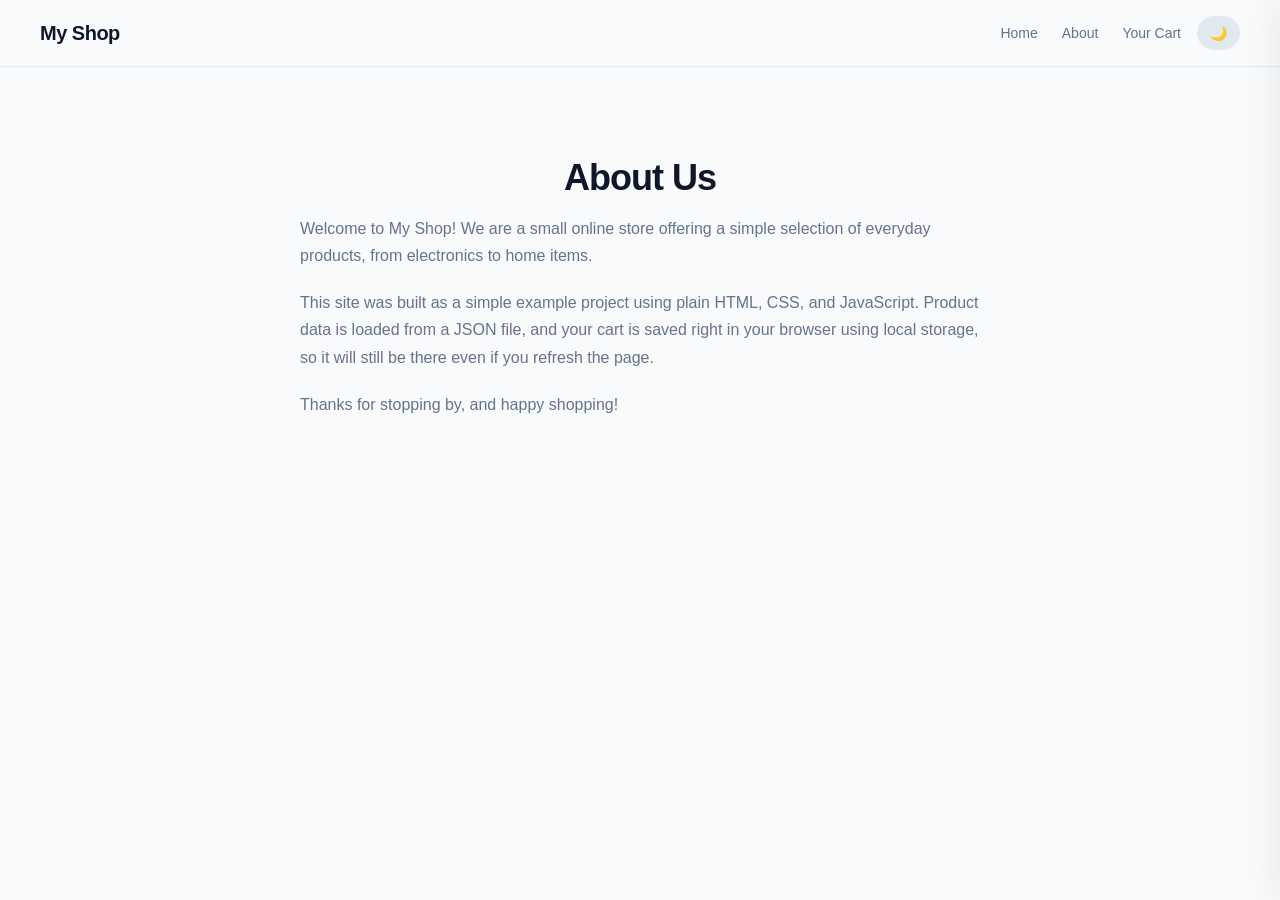
<file: about.html>
<!DOCTYPE html>
<html lang="en">
<head>
  <meta charset="UTF-8">
  <meta name="viewport" content="width=device-width, initial-scale=1.0">
  <title>My Shop - About</title>
  <link rel="stylesheet" href="styles/main.css">
  <style>
    .about-content {
      max-width: 680px;
      margin: 0 auto;
    }

    .about-content p {
      font-size: 16px;
      line-height: 1.7;
      color: var(--text-muted, #726961);
      margin-bottom: 20px;
    }
    .mobile-nav-trigger {
      display: none;
      background: none;
      border: none;
      cursor: pointer;
      padding: 8px;
      z-index: 1100;
    }

    .burger-icon {
      display: block;
      position: relative;
      width: 22px;
      height: 2px;
      background-color: var(--text-main, #2b2622);
      transition: background-color 0.2s ease;
    }

    .burger-icon::before,
    .burger-icon::after {
      content: '';
      position: absolute;
      width: 22px;
      height: 2px;
      background-color: var(--text-main, #2b2622);
      left: 0;
      transition: transform 0.25s ease, top 0.25s ease, bottom 0.25s ease;
    }

    .burger-icon::before { top: -6px; }
    .burger-icon::after { bottom: -6px; }

    .mobile-nav-trigger.is-active .burger-icon {
      background-color: transparent;
    }
    .mobile-nav-trigger.is-active .burger-icon::before {
      top: 0;
      transform: rotate(45deg);
    }
    .mobile-nav-trigger.is-active .burger-icon::after {
      bottom: 0;
      transform: rotate(-45deg);
    }

    .mobile-drawer {
      position: fixed;
      top: 0;
      right: 0;
      width: 280px;
      height: 100%;
      background-color: var(--bg-card, #ffffff);
      border-left: 1px solid var(--border-color, #e5ddcf);
      box-shadow: -10px 0 30px rgba(0, 0, 0, 0.05);
      z-index: 1050;
      padding: 90px 24px 40px 24px;
      display: flex;
      flex-direction: column;
      gap: 24px;
      transform: translateX(100%);
      transition: transform 0.35s cubic-bezier(0.4, 0, 0.2, 1);
    }

    .mobile-drawer.is-open {
      transform: translateX(0);
    }

    .drawer-overlay {
      position: fixed;
      top: 0;
      left: 0;
      width: 100%;
      height: 100%;
      background-color: rgba(0, 0, 0, 0.2);
      backdrop-filter: blur(4px);
      z-index: 1040;
      opacity: 0;
      pointer-events: none;
      transition: opacity 0.3s ease;
    }

    .drawer-overlay.is-visible {
      opacity: 1;
      pointer-events: auto;
    }

    .mobile-drawer nav {
      display: flex;
      flex-direction: column;
      gap: 16px;
    }

    .mobile-drawer nav a {
      font-size: 18px;
      font-weight: 500;
      color: var(--text-main);
      text-decoration: none;
      padding: 8px 0;
      border-bottom: 1px solid var(--border-color);
    }

    .mobile-drawer .theme-toggle {
      align-self: flex-start;
      margin-bottom: 12px;
    }

    @media (max-width: 768px) {
      header nav {
        display: none;
      }
      .mobile-nav-trigger {
        display: block;
      }
    }
  </style>
</head>
<body>

  <header>
    <h1 onclick="location.href='index.html'" style="cursor:pointer">My Shop</h1>
    <nav id="desktopNav">
      <button id="themeToggle" class="theme-toggle" aria-label="Toggle dark mode">🌙</button>
      <a href="index.html">Home</a>
      <a href="about.html">About</a>
      <a href="cart.html">Your Cart</a>
    </nav>
    <button class="mobile-nav-trigger" id="burgerBtn" aria-label="Open menu">
      <span class="burger-icon"></span>
    </button>
  </header>
  <div class="drawer-overlay" id="menuOverlay"></div>
  <aside class="mobile-drawer" id="mobileDrawer">
  </aside>

  <div class="container">
    <div class="about-content">
      <h2>About Us</h2>
      <p>
        Welcome to My Shop! We are a small online store offering a simple
        selection of everyday products, from electronics to home items.
      </p>
      <p>
        This site was built as a simple example project using plain HTML,
        CSS, and JavaScript. Product data is loaded from a JSON file, and
        your cart is saved right in your browser using local storage, so
        it will still be there even if you refresh the page.
      </p>
      <p>
        Thanks for stopping by, and happy shopping!
      </p>
    </div>
  </div>


  <script src="scripts/nav.js"></script>
</body>
</html>
</file>
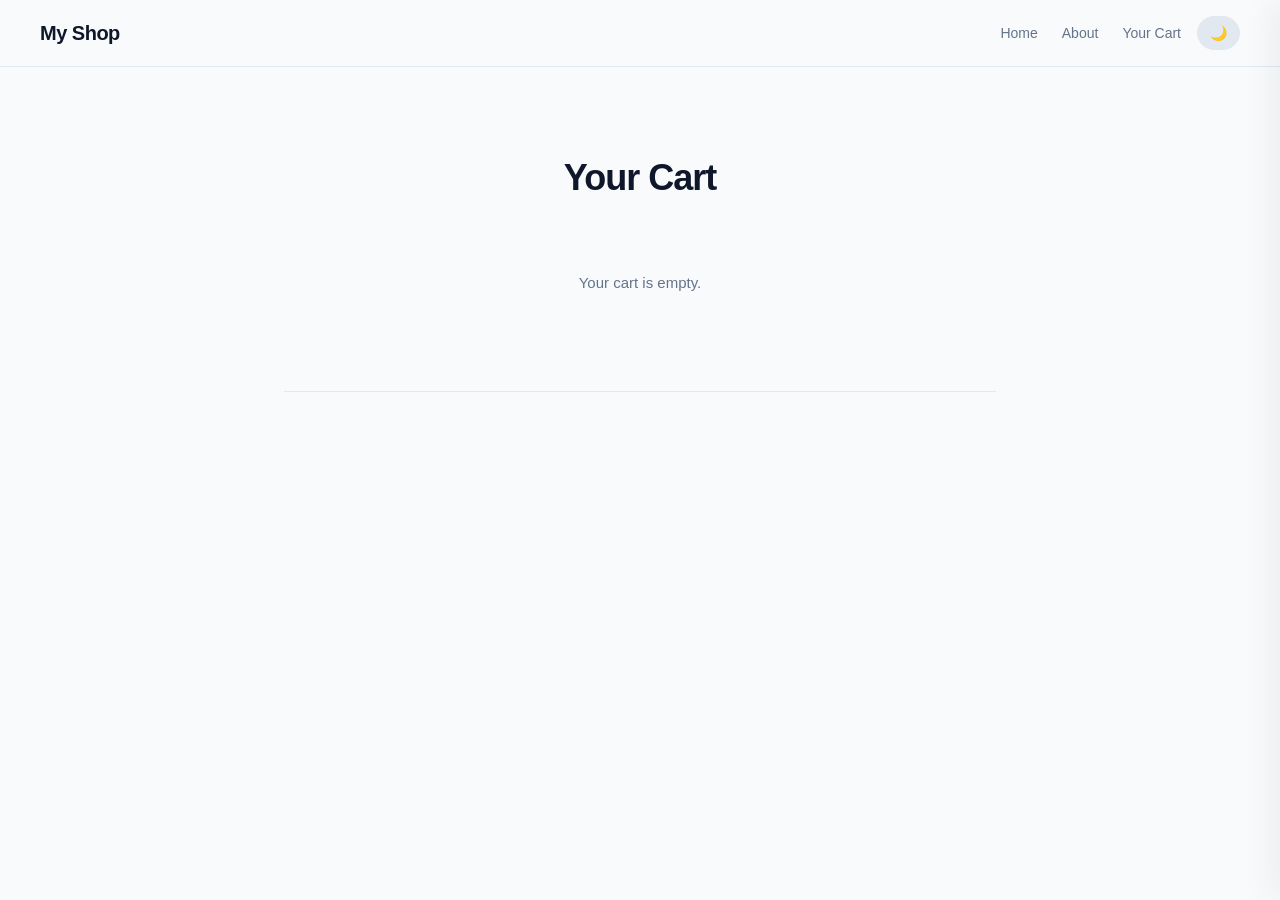
<file: cart.html>
<!DOCTYPE html>
<html lang="en">
<head>
  <meta charset="UTF-8">
  <meta name="viewport" content="width=device-width, initial-scale=1.0">
  <title>My Shop - Your Cart</title>
  <link rel="stylesheet" href="styles/main.css">
  <link rel="stylesheet" href="styles/cart.css">
</head>
<body>

  <header>
    <h1 onclick="location.href='index.html'" style="cursor:pointer">My Shop</h1>
    <nav id="desktopNav">
      <button id="themeToggle" class="theme-toggle" aria-label="Toggle dark mode">🌙</button>
      <a href="index.html">Home</a>
      <a href="about.html">About</a>
      <a href="cart.html">Your Cart</a>
    </nav>
    
    <button class="mobile-nav-trigger" id="burgerBtn" aria-label="Open menu">
      <span class="burger-icon"></span>
    </button>
  </header>

  <div class="drawer-overlay" id="menuOverlay"></div>
  <aside class="mobile-drawer" id="mobileDrawer"></aside>

  <div class="container" style="max-width: 760px;">
    <h2>Your Cart</h2>
    <div id="cartContainer"></div>
    <div class="cart-total" id="cartTotal"></div>
  </div>

  <script src="scripts/app.js"></script>
  <script src="scripts/nav.js"></script>
  <script src="scripts/cart.js"></script>
</body>
</html>
</file>
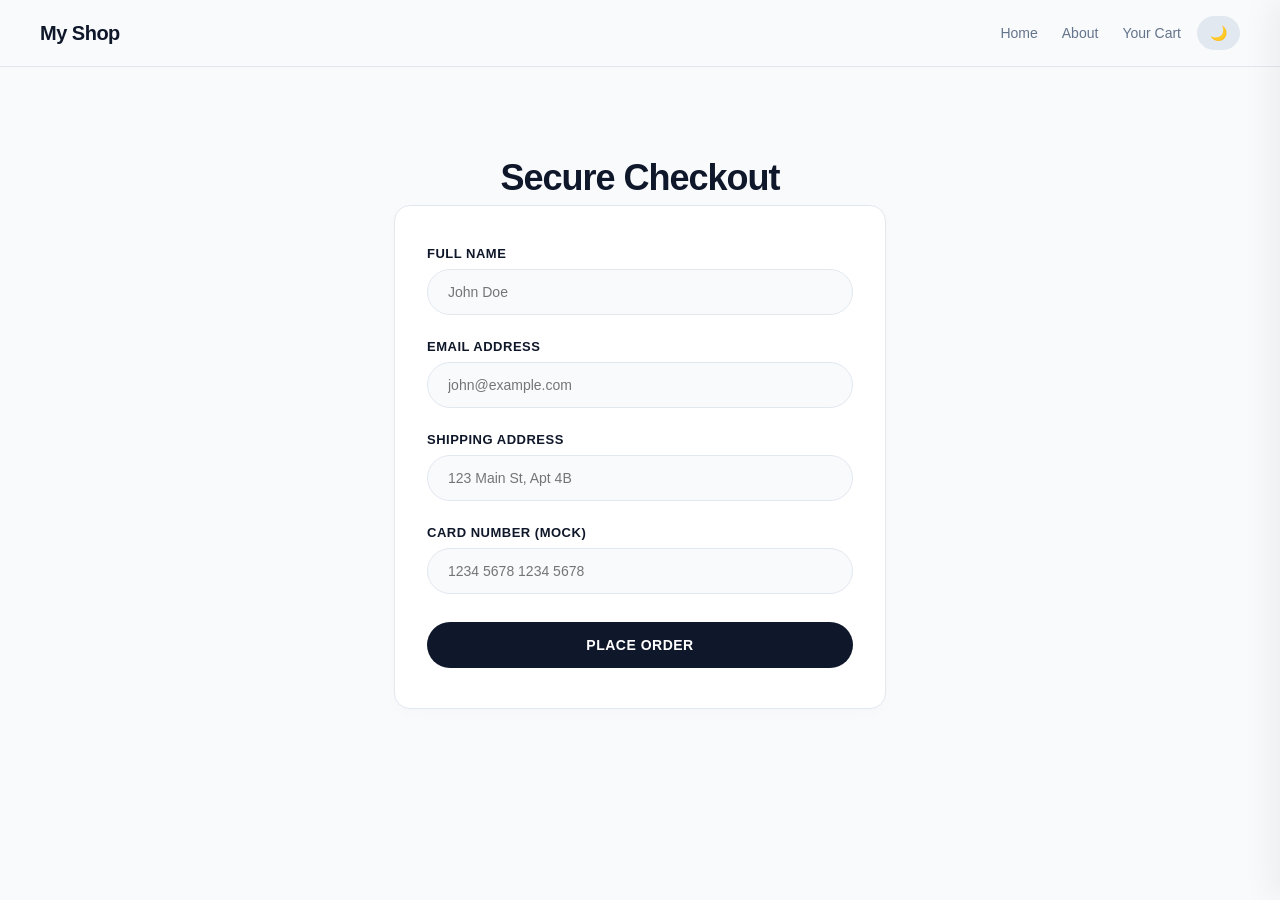
<file: checkout.html>
<!DOCTYPE html>
<html lang="en">
<head>
  <meta charset="UTF-8">
  <meta name="viewport" content="width=device-width, initial-scale=1.0">
  <title>My Shop - Checkout</title>
  
  <link rel="stylesheet" href="styles/main.css">
  <link rel="stylesheet" href="styles/cart.css">
  <link rel="stylesheet" href="styles/checkout.css">
</head>
<body>
  <header>
    <h1 onclick="location.href='index.html'" style="cursor:pointer">My Shop</h1>
    <nav id="desktopNav">
      <button id="themeToggle" class="theme-toggle" aria-label="Toggle dark mode">🌙</button>
      <a href="index.html">Home</a>
      <a href="about.html">About</a>
      <a href="cart.html">Your Cart</a>
    </nav>
    <button class="mobile-nav-trigger" id="burgerBtn" aria-label="Open menu">
      <span class="burger-icon"></span>
    </button>
  </header>

  <div class="drawer-overlay" id="menuOverlay"></div>
  <aside class="mobile-drawer" id="mobileDrawer"></aside>

  <div class="container checkout-container">
    <h2>Secure Checkout</h2>
    <form class="checkout-form" id="checkoutForm" novalidate>
      <div class="form-group">
        <label for="fullName">Full Name</label>
        <input type="text" id="fullName" placeholder="John Doe">
        <span class="error-message" id="nameError"></span>
      </div>
                  
      <div class="form-group">
        <label for="email">Email Address</label>
        <input type="email" id="email" placeholder="john@example.com">
        <span class="error-message" id="emailError"></span>
      </div>

      <div class="form-group">
        <label for="address">Shipping Address</label>
        <input type="text" id="address" placeholder="123 Main St, Apt 4B">
        <span class="error-message" id="addressError"></span>
      </div>

      <div class="form-group">
        <label for="cardNumber">Card Number (Mock)</label>
        <input type="text" id="cardNumber" inputmode="numeric" maxlength="19" placeholder="1234 5678 1234 5678">
        <span class="error-message" id="cardError"></span>
      </div>

      <button type="submit" class="submit-btn">Place Order</button>
    </form>
  </div>
  <div id="cartToast" class="toast-notification" aria-live="polite">
    <span class="toast-icon">✓</span>
    <span id="toastMessage">Order processed!</span>
  </div>

  <script src="scripts/app.js"></script>
  <script src="scripts/nav.js"></script>
  <script src="scripts/checkout.js"></script>
</body>
</html>
</file>
<file: styles/main.css>
:root, [data-theme="dark"] {
  --bg-body: #0d0c10;
  --bg-card: rgba(255, 255, 255, 0.03);
  --bg-card-hover: rgba(255, 255, 255, 0.06);
  --text-main: #f3f4f6;
  --text-muted: #9ca3af;
  --border-color: rgba(255, 255, 255, 0.08);
  --accent-color: #a855f7;
  --accent-hover: #c084fc;
  --header-bg: rgba(13, 12, 16, 0.7);
  --header-text: #ffffff;
  --card-shadow: 0 4px 30px rgba(0, 0, 0, 0.4);
  --glow-color: rgba(168, 85, 247, 0.15);
}

[data-theme="light"] {
  --bg-body: #f8fafc;
  --bg-card: #ffffff;
  --bg-card-hover: #ffffff;
  --text-main: #0f172a;
  --text-muted: #64748b;
  --border-color: #e2e8f0;
  --accent-color: #6366f1;
  --accent-hover: #4f46e5;
  --header-bg: rgba(248, 250, 252, 0.8);
  --header-text: #0f172a;
  --card-shadow: 0 10px 25px -5px rgba(0, 0, 0, 0.05), 0 8px 10px -6px rgba(0, 0, 0, 0.05);
  --glow-color: rgba(99, 102, 241, 0.08);
}

* {
  box-sizing: border-box;
}

body {
  margin: 0;
  font-family: 'Inter', -apple-system, BlinkMacSystemFont, Arial, sans-serif;
  background-color: var(--bg-body);
  color: var(--text-main);
  transition: background-color 0.4s cubic-bezier(0.4, 0, 0.2, 1), color 0.4s ease;
  -webkit-font-smoothing: antialiased;
}

header {
  position: sticky;
  top: 0;
  background-color: var(--header-bg);
  backdrop-filter: blur(12px);
  -webkit-backdrop-filter: blur(12px);
  padding: 1rem 2.5rem;
  display: flex;
  justify-content: space-between;
  align-items: center;
  border-bottom: 1px solid var(--border-color);
  z-index: 100;
  transition: background-color 0.4s ease, border-color 0.4s ease;
}

header h1 {
  color: var(--header-text);
  margin: 0;
  font-family: 'Inter', sans-serif;
  font-size: 1.25rem;
  font-weight: 700;
  letter-spacing: -0.5px;
}

nav {
  display: flex;
  align-items: center;
}

nav a {
  color: var(--text-muted);
  text-decoration: none;
  margin-left: 1.5rem;
  font-size: 0.875rem;
  font-weight: 500;
  padding: 0.375rem 0;
  position: relative;
  transition: color 0.2s ease;
}

nav a:hover {
  color: var(--text-main);
}

nav a::after {
  content: '';
  position: absolute;
  bottom: 0;
  left: 0;
  width: 100%;
  height: 2px;
  background-color: var(--accent-color);
  transform: scaleX(0);
  transform-origin: right;
  transition: transform 0.3s cubic-bezier(0.4, 0, 0.2, 1);
}

nav a:hover::after {
  transform: scaleX(1);
  transform-origin: left;
}

.search-container {
  max-width: 31.25rem;
  margin: 2.5rem auto;
  position: relative;
}

.search-input {
  width: 100%;
  padding: 0.875rem 1.25rem;
  font-family: 'Inter', sans-serif;
  font-size: 0.9375rem;
  background-color: var(--bg-card);
  color: var(--text-main);
  border: 1px solid var(--border-color);
  border-radius: 1.875rem;
  outline: none;
  transition: all 0.3s ease;
  box-shadow: 0 4px 12px rgba(0, 0, 0, 0.02);
}

.search-input:focus {
  border-color: var(--text-main);
  box-shadow: 0 4px 20px rgba(0, 0, 0, 0.06);
}

.no-results {
  grid-column: 1 / -1;
  text-align: center;
  padding: 2.5rem 0;
  color: var(--text-muted);
  font-style: italic;
  font-size: 1rem;
}

.mobile-nav-trigger {
  display: none;
  background: none;
  border: none;
  cursor: pointer;
  padding: 0.5rem;
  z-index: 1100;
}

.burger-icon {
  display: block;
  position: relative;
  width: 1.375rem;
  height: 2px;
  background-color: var(--text-main);
  transition: background-color 0.2s ease;
}

.burger-icon::before,
.burger-icon::after {
  content: '';
  position: absolute;
  width: 1.375rem;
  height: 2px;
  background-color: var(--text-main);
  left: 0;
  transition: transform 0.25s ease, top 0.25s ease, bottom 0.25s ease;
}

.burger-icon::before { top: -6px; }
.burger-icon::after { bottom: -6px; }

.mobile-nav-trigger.is-active .burger-icon {
  background-color: transparent;
}
.mobile-nav-trigger.is-active .burger-icon::before {
  top: 0;
  transform: rotate(45deg);
}
.mobile-nav-trigger.is-active .burger-icon::after {
  bottom: 0;
  transform: rotate(-45deg);
}

.mobile-drawer {
  position: fixed;
  top: 0;
  right: 0;
  width: 17.5rem;
  height: 100%;
  background-color: var(--bg-card);
  border-left: 1px solid var(--border-color);
  box-shadow: -10px 0 30px rgba(0, 0, 0, 0.05);
  z-index: 1050;
  padding: 5.625rem 1.5rem 2.5rem 1.5rem;
  display: flex;
  flex-direction: column;
  gap: 1.5rem;
  transform: translateX(100%);
  transition: transform 0.35s cubic-bezier(0.4, 0, 0.2, 1);
}

.mobile-drawer.is-open { transform: translateX(0); }

.drawer-overlay {
  position: fixed;
  top: 0;
  left: 0;
  width: 100%;
  height: 100%;
  background-color: rgba(0, 0, 0, 0.2);
  backdrop-filter: blur(4px);
  z-index: 1040;
  opacity: 0;
  pointer-events: none;
  transition: opacity 0.3s ease;
}

.drawer-overlay.is-visible {
  opacity: 1;
  pointer-events: auto;
}

.mobile-drawer nav {
  display: flex;
  flex-direction: column;
  gap: 1rem;
}

.mobile-drawer nav a {
  font-size: 1.125rem;
  font-weight: 500;
  color: var(--text-main);
  text-decoration: none;
  padding: 0.5rem 0;
  border-bottom: 1px solid var(--border-color);
}

.mobile-drawer .theme-toggle {
  align-self: flex-start;
  margin-bottom: 0.75rem;
}

.toast-notification {
  position: fixed;
  bottom: 1.5rem;
  right: 1.5rem;
  background-color: var(--bg-card);
  color: var(--text-main);
  padding: 1rem 1.5rem;
  border-radius: 0.75rem;
  box-shadow: 0 12px 32px rgba(0, 0, 0, 0.12);
  border: 1px solid var(--border-color);
  font-family: 'Inter', sans-serif;
  font-size: 0.875rem;
  font-weight: 500;
  display: flex;
  align-items: center;
  gap: 0.75rem;
  z-index: 1000;
  transform: translateY(100px) scale(0.9);
  opacity: 0;
  pointer-events: none;
  transition: all 0.4s cubic-bezier(0.175, 0.885, 0.32, 1.275);
}

.toast-notification.show {
  transform: translateY(0) scale(1);
  opacity: 1;
  pointer-events: auto;
}

.toast-icon {
  background-color: #22c55e;
  color: white;
  width: 1.25rem;
  height: 1.25rem;
  border-radius: 50%;
  display: flex;
  align-items: center;
  justify-content: center;
  font-size: 0.6875rem;
}

.theme-toggle {
  background: var(--border-color);
  border: 1px solid var(--border-color);
  font-size: 0.875rem;
  cursor: pointer;
  margin-left: 1rem;
  padding: 0.5rem 0.75rem;
  border-radius: 1.25rem;
  display: flex;
  align-items: center;
  justify-content: center;
  transition: all 0.2s ease;
  order: 4;
}

.theme-toggle:hover {
  background-color: var(--bg-card-hover);
  transform: translateY(-1px);
}

.container {
  max-width: 75rem;
  margin: 0 auto;
  padding: 3.75rem 1.5rem;
}

h2 {
  text-align: center;
  margin-bottom: 0.375rem;
  font-family: 'Inter', sans-serif;
  font-size: 2.25rem;
  font-weight: 800;
  letter-spacing: -1px;
  color: var(--text-main);
}

.subtitle {
  text-align: center;
  color: var(--text-muted);
  font-size: 0.9375rem;
  margin-bottom: 3rem;
  font-weight: 400;
}

.card-grid {
  display: grid;
  grid-template-columns: repeat(auto-fill, minmax(17.5rem, 1fr));
  gap: 2rem;
  justify-content: center;
}

.card {
  background-color: var(--bg-card);
  border: 1px solid var(--border-color);
  border-radius: 1rem;
  padding: 0 0 1.5rem 0;
  text-align: left;
  box-shadow: var(--card-shadow);
  backdrop-filter: blur(4px);
  -webkit-backdrop-filter: blur(4px);
  transition: transform 0.3s cubic-bezier(0.34, 1.56, 0.64, 1), 
              box-shadow 0.3s ease, 
              background-color 0.3s ease, 
              border-color 0.3s ease;
  overflow: hidden;
  display: flex;
  flex-direction: column;
}

.card:hover {
  transform: translateY(-0.5rem);
  background-color: var(--bg-card-hover);
  border-color: rgba(255, 255, 255, 0.15);
  box-shadow: 0 20px 40px -15px rgba(0,0,0,0.7), 0 0 20px var(--glow-color);
}

[data-theme="light"] .card:hover {
  border-color: rgba(0, 0, 0, 0.05);
  box-shadow: 0 20px 25px -5px rgba(0, 0, 0, 0.1), 0 0 20px var(--glow-color);
}

.card img {
  width: 100%;
  height: 12.5rem;
  object-fit: cover;
  display: block;
  margin-bottom: 1.25rem;
  transition: transform 0.5s ease;
}

.card:hover img {
  transform: scale(1.03);
}

.card h3 {
  margin: 0 1.5rem 0.5rem 1.5rem;
  font-family: 'Inter', sans-serif;
  font-size: 1.25rem;
  font-weight: 600;
  letter-spacing: -0.3px;
  color: var(--text-main);
}

.card p {
  margin: 0 1.5rem 1.25rem 1.5rem;
  font-size: 0.875rem;
  color: var(--text-muted);
  line-height: 1.6;
  flex-grow: 1;
}

.card .price {
  margin: 0 1.5rem 1rem 1.5rem;
  font-size: 1.375rem;
  font-weight: 700;
  color: var(--text-main);
  letter-spacing: -0.5px;
}

.card button {
  display: block;
  margin: 0 1.5rem;
  width: calc(100% - 3rem);
  background-color: var(--accent-color);
  color: #ffffff;
  border: none;
  padding: 0.75rem 1.125rem;
  border-radius: 1.5rem;
  cursor: pointer;
  font-size: 0.875rem;
  font-weight: 600;
  letter-spacing: 0.2px;
  transition: background-color 0.2s ease, transform 0.1s ease;
}

.card button:hover {
  background-color: var(--accent-hover);
}

.card button:active {
  transform: scale(0.98);
}

footer {
  text-align: center;
  padding: 2.5rem;
  color: var(--text-muted);
  font-size: 0.8125rem;
  border-top: 1px solid var(--border-color);
  margin-top: 3.75rem;
}

@media (max-width: 48rem) {
  header {
    padding: 1rem 1.5rem;
  }
  
  .mobile-nav-trigger {
    display: flex;      
    align-items: center;  
    justify-content: center;
    background: transparent;
    border: none;
    cursor: pointer;
    padding: 0;    
    z-index: 1100;
    width: 2.5rem;
    height: 2.5rem;
  }
  
  nav {
    position: fixed;
    top: 0;
    right: 0;
    height: 100vh;
    width: 16.25rem;
    background-color: #121115;
    box-shadow: -10px 0 30px rgba(0,0,0,0.5);
    flex-direction: column;
    align-items: flex-start;
    padding: 6.25rem 2.5rem;
    transform: translateX(100%);
    transition: transform 0.3s cubic-bezier(0.4, 0, 0.2, 1);
    z-index: 110;
  }

  [data-theme="light"] nav {
    background-color: #ffffff;
    box-shadow: -10px 0 30px rgba(0,0,0,0.05);
  }

  nav.open {
    transform: translateX(0);
  }

  nav a {
    margin: 0 0 2rem 0;
    font-size: 1.125rem;
    width: 100%;
  }

  .theme-toggle {
    margin: 0 0 2rem 0;
    order: -1;
    align-self: flex-start;
  }
}
</file>
<file: styles/cart.css>
.cart-item {
  display: flex;
  align-items: center;
  gap: 24px;
  padding: 24px 0;
  border-bottom: 1px solid var(--border-color);
  transition: border-color 0.3s ease;
}

.cart-item:last-child {
  border-bottom: none;
}

.checkout-button {
      display: inline-block;
      width: 100%;
      max-width: 300px;
      background-color: var(--text-main, #2b2622);
      color: var(--bg-card, #ffffff);
      border: 1px solid transparent;
      padding: 14px 24px;
      cursor: pointer;
      font-family: 'Inter', sans-serif;
      font-size: 14px;
      font-weight: 600;
      letter-spacing: 0.5px;
      text-transform: uppercase;
      border-radius: 30px;
      transition: all 0.2s ease;
      margin-top: 16px;
    }

    .checkout-button:hover {
      background-color: transparent;
      border-color: var(--text-main, #2b2622);
      color: var(--text-main, #2b2622);
    }
[data-theme="dark"] .checkout-button {
  background-color: var(--text-main, #ffffff);
  color: #0f172a;
}
[data-theme="dark"] .checkout-button:hover {
    background-color: var(--bg-body);
    border-color: var(--text-main);
    color: var(--text-main);
}
    .checkout-button:active {
      transform: scale(0.98);
    }
    .cart-total {
      display: flex;
      flex-direction: column;
      align-items: flex-end;
      gap: 12px;
      margin-top: 32px;
      font-family: 'Inter', sans-serif;
      font-size: 18px;
      font-weight: 600;
      color: var(--text-main, #2b2622);
    }
    
    @media (max-width: 480px) {
      .checkout-button {
        max-width: 100%;
      }
      .cart-total {
        align-items: center;
      }
    }
.cart-item img {
  width: 80px;
  height: 80px;
  object-fit: cover;
  border-radius: 12px;
  background-color: var(--bg-card-hover);
  border: 1px solid var(--border-color);
  transition: border-color 0.3s ease;
}
.cart-item-details {
  flex-grow: 1;
}

.cart-item-details h3 {
  margin: 0 0 4px 0;
  font-family: 'Inter', sans-serif;
  font-size: 18px;
  font-weight: 600;
  letter-spacing: -0.3px;
  color: var(--text-main);
}

.cart-item-details p {
  margin: 0 0 4px 0;
  font-size: 14px;
  color: var(--text-muted);
  line-height: 1.5;
}
.cart-item button {
  background-color: transparent;
  color: var(--text-muted);
  border: 1px solid var(--border-color);
  padding: 8px 16px;
  border-radius: 20px;
  font-family: 'Inter', sans-serif;
  font-size: 13px;
  font-weight: 500;
  cursor: pointer;
  transition: all 0.2s cubic-bezier(0.4, 0, 0.2, 1);
}

.cart-item button:hover {
  background-color: rgba(239, 68, 68, 0.1);
  color: #ef4444;
  border-color: rgba(239, 68, 68, 0.3);
}

.cart-item button:active {
  transform: scale(0.97);
}
.cart-total {
  margin-top: 40px;
  padding-top: 24px;
  border-top: 1px solid var(--border-color);
  font-family: 'Inter', sans-serif;
  font-size: 24px;
  font-weight: 700;
  letter-spacing: -0.5px;
  color: var(--text-main);
  text-align: right;
}

.empty-message {
  text-align: center;
  padding: 60px 0;
  color: var(--text-muted);
  font-size: 15px;
}

@media (max-width: 550px) {
  .cart-item {
    flex-direction: column;
    align-items: flex-start;
    gap: 16px;
  }

  .cart-item img {
    width: 100%;
    height: 180px;
  }

  .cart-item-details {
    width: 100%;
  }

  .cart-item button {
    width: 100%;
    text-align: center;
    padding: 12px;
  }
}
</file>
<file: styles/checkout.css>
.checkout-container {
  max-width: 540px;
  margin: 0 auto 40px auto;
}
.checkout-form {
  background-color: var(--bg-card, #ffffff);
  border: 1px solid var(--border-color, #e5ddcf);
  padding: 40px 32px;
  border-radius: 16px;
  box-shadow: 0 4px 12px rgba(0, 0, 0, 0.02);
  transition: all 0.3s ease;
}
.checkout-form:hover {
  box-shadow: 0 8px 24px rgba(0, 0, 0, 0.05);
}
.form-group {
  margin-bottom: 24px;
}
.form-group label {
  display: block;
  margin-bottom: 8px;
  font-family: 'Inter', sans-serif;
  font-size: 13px;
  font-weight: 600;
  letter-spacing: 0.5px;
  color: var(--text-main, #2b2622);
  text-transform: uppercase;
}
.form-group input {
  width: 100%;
  padding: 14px 20px;
  font-family: 'Inter', sans-serif;
  font-size: 14px;
  background-color: var(--bg-body, #faf8f5);
  color: var(--text-main, #2b2622);
  border: 1px solid var(--border-color, #e5ddcf);
  border-radius: 30px;
  box-sizing: border-box;
  outline: none;
  transition: all 0.3s ease;
}
.form-group input:focus {
  border-color: var(--text-main, #2b2622);
  box-shadow: 0 4px 12px rgba(0, 0, 0, 0.04);
  background-color: var(--bg-card, #ffffff);
}
.submit-btn {
  display: block;
  width: 100%;
  background-color: var(--text-main, #2b2622);
  color: var(--bg-card, #ffffff);
  border: 1px solid transparent;
  padding: 14px 20px;
  cursor: pointer;
  font-family: 'Inter', sans-serif;
  font-size: 14px;
  font-weight: 600;
  letter-spacing: 0.5px;
  text-transform: uppercase;
  border-radius: 30px;
  transition: all 0.2s ease;
  margin-top: 28px;
}
.submit-btn:hover {
  background-color: transparent;
  border-color: var(--text-main, #2b2622);
  color: var(--text-main, #2b2622);
}
[data-theme="dark"] .submit-btn {
    background-color: var(--text-main);
    color: #0f172a;
}
[data-theme="dark"] .submit-btn:hover {
    background-color: var(--bg-body);
    border-color: var(--text-main);
    color: var(--text-main);
}
.submit-btn:active {
  transform: scale(0.98);
}
.mobile-nav-trigger {
  display: none;
  background: none;
  border: none;
  cursor: pointer;
  padding: 8px;
  z-index: 1100;
}
.burger-icon {
  display: block;
  position: relative;
  width: 22px;
  height: 2px;
  background-color: var(--text-main, #2b2622);
  transition: background-color 0.2s ease;
}
.burger-icon::before,
.burger-icon::after {
  content: '';
  position: absolute;
  width: 22px;
  height: 2px;
  background-color: var(--text-main, #2b2622);
  left: 0;
  transition: transform 0.25s ease, top 0.25s ease, bottom 0.25s ease;
}
.burger-icon::before { top: -6px; }
.burger-icon::after { bottom: -6px; }
.mobile-nav-trigger.is-active .burger-icon {
  background-color: transparent;
}
.mobile-nav-trigger.is-active .burger-icon::before {
  top: 0;
  transform: rotate(45deg);
}
.mobile-nav-trigger.is-active .burger-icon::after {
  bottom: 0;
  transform: rotate(-45deg);
}
.mobile-drawer {
  position: fixed;
  top: 0;
  right: 0;
  width: 280px;
  height: 100%;
  background-color: var(--bg-card, #ffffff);
  border-left: 1px solid var(--border-color, #e5ddcf);
  box-shadow: -10px 0 30px rgba(0, 0, 0, 0.05);
  z-index: 1050;
  padding: 90px 24px 40px 24px;
  display: flex;
  flex-direction: column;
  gap: 24px;
  transform: translateX(100%);
  transition: transform 0.35s cubic-bezier(0.4, 0, 0.2, 1);
}
.mobile-drawer.is-open { transform: translateX(0); }
.drawer-overlay {
  position: fixed;
  top: 0;
  left: 0;
  width: 100%;
  height: 100%;
  background-color: rgba(0, 0, 0, 0.2);
  backdrop-filter: blur(4px);
  z-index: 1040;
  opacity: 0;
  pointer-events: none;
  transition: opacity 0.3s ease;
}
.drawer-overlay.is-visible {
  opacity: 1;
  pointer-events: auto;
}
.mobile-drawer nav {
  display: flex;
  flex-direction: column;
  gap: 16px;
}
.mobile-drawer nav a {
  font-size: 18px;
  font-weight: 500;
  color: var(--text-main);
  text-decoration: none;
  padding: 8px 0;
  border-bottom: 1px solid var(--border-color);
}
.mobile-drawer .theme-toggle {
  align-self: flex-start;
  margin-bottom: 12px;
}

.error-message {
  color: #dc3545;
  font-family: 'Inter', sans-serif;
  font-size: 12px;
  font-weight: 500;
  margin-top: 6px;
  padding-left: 16px;
  display: none;
  opacity: 0;
  transform: translateY(-4px);
  transition: opacity 0.2s ease, transform 0.2s ease;
}
.error-message.visible {
  display: block;
  opacity: 1;
  transform: translateY(0);
}
.form-group:has(.error-message.visible) input {
  border-color: #dc3545;
  background-color: #fdfafb;
}
.form-group:has(.error-message.visible) input:focus {
  box-shadow: 0 4px 12px rgba(220, 53, 69, 0.04);
}

.toast-notification {
  position: fixed;
  bottom: 24px;
  right: 24px;
  background-color: var(--bg-card, #ffffff);
  color: var(--text-main, #2b2622);
  padding: 16px 24px;
  border-radius: 12px;
  box-shadow: 0 12px 32px rgba(0, 0, 0, 0.12);
  border: 1px solid var(--border-color, #e5ddcf);
  font-family: 'Inter', sans-serif;
  font-size: 14px;
  font-weight: 500;
  display: flex;
  align-items: center;
  gap: 12px;
  z-index: 2000;
  transform: translateY(100px) scale(0.9);
  opacity: 0;
  pointer-events: none;
  transition: all 0.4s cubic-bezier(0.175, 0.885, 0.32, 1.275);
}
.toast-notification.show {
  transform: translateY(0) scale(1);
  opacity: 1;
  pointer-events: auto;
}
.toast-icon {
  background-color: #22c55e;
  color: white;
  width: 20px;
  height: 20px;
  border-radius: 50%;
  display: flex;
  align-items: center;
  justify-content: center;
  font-size: 11px;
}

@media (max-width: 768px) {
  header nav { display: none; }
  .mobile-nav-trigger { display: block; }
}
</file>
